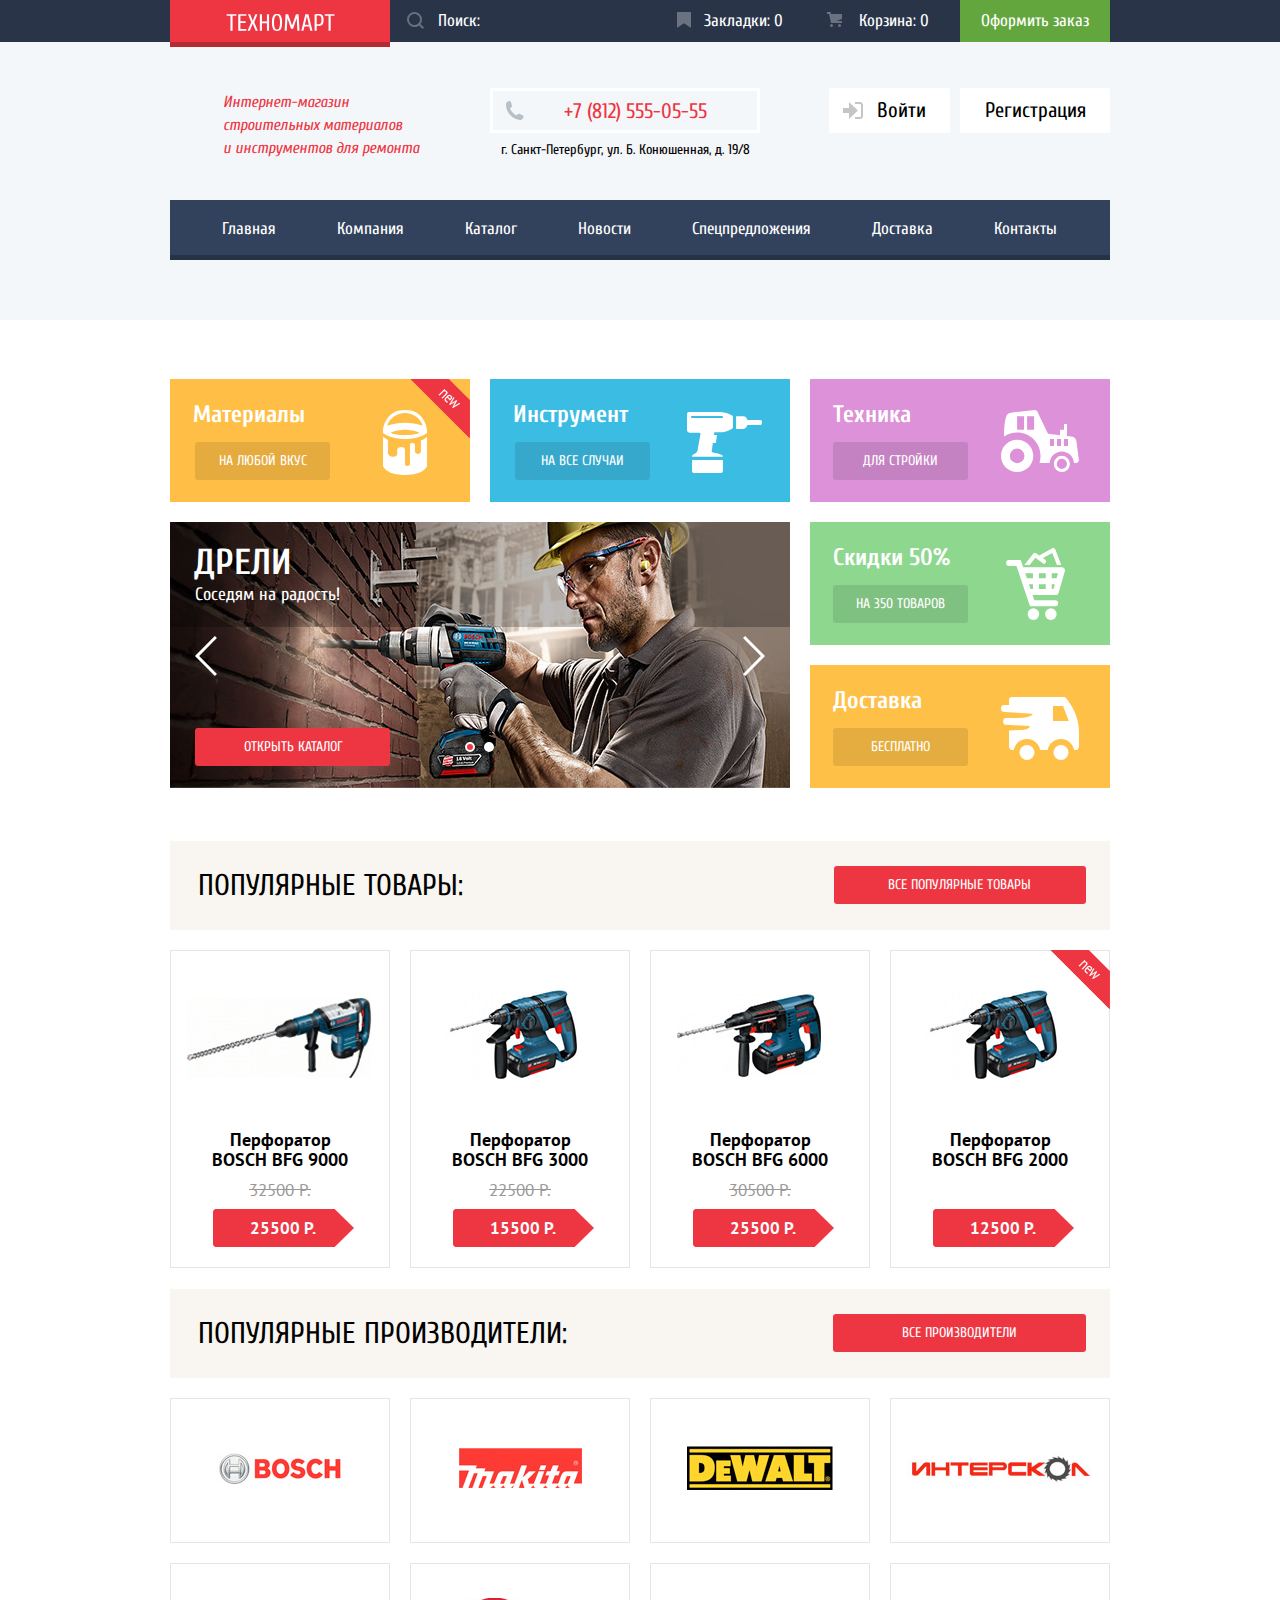
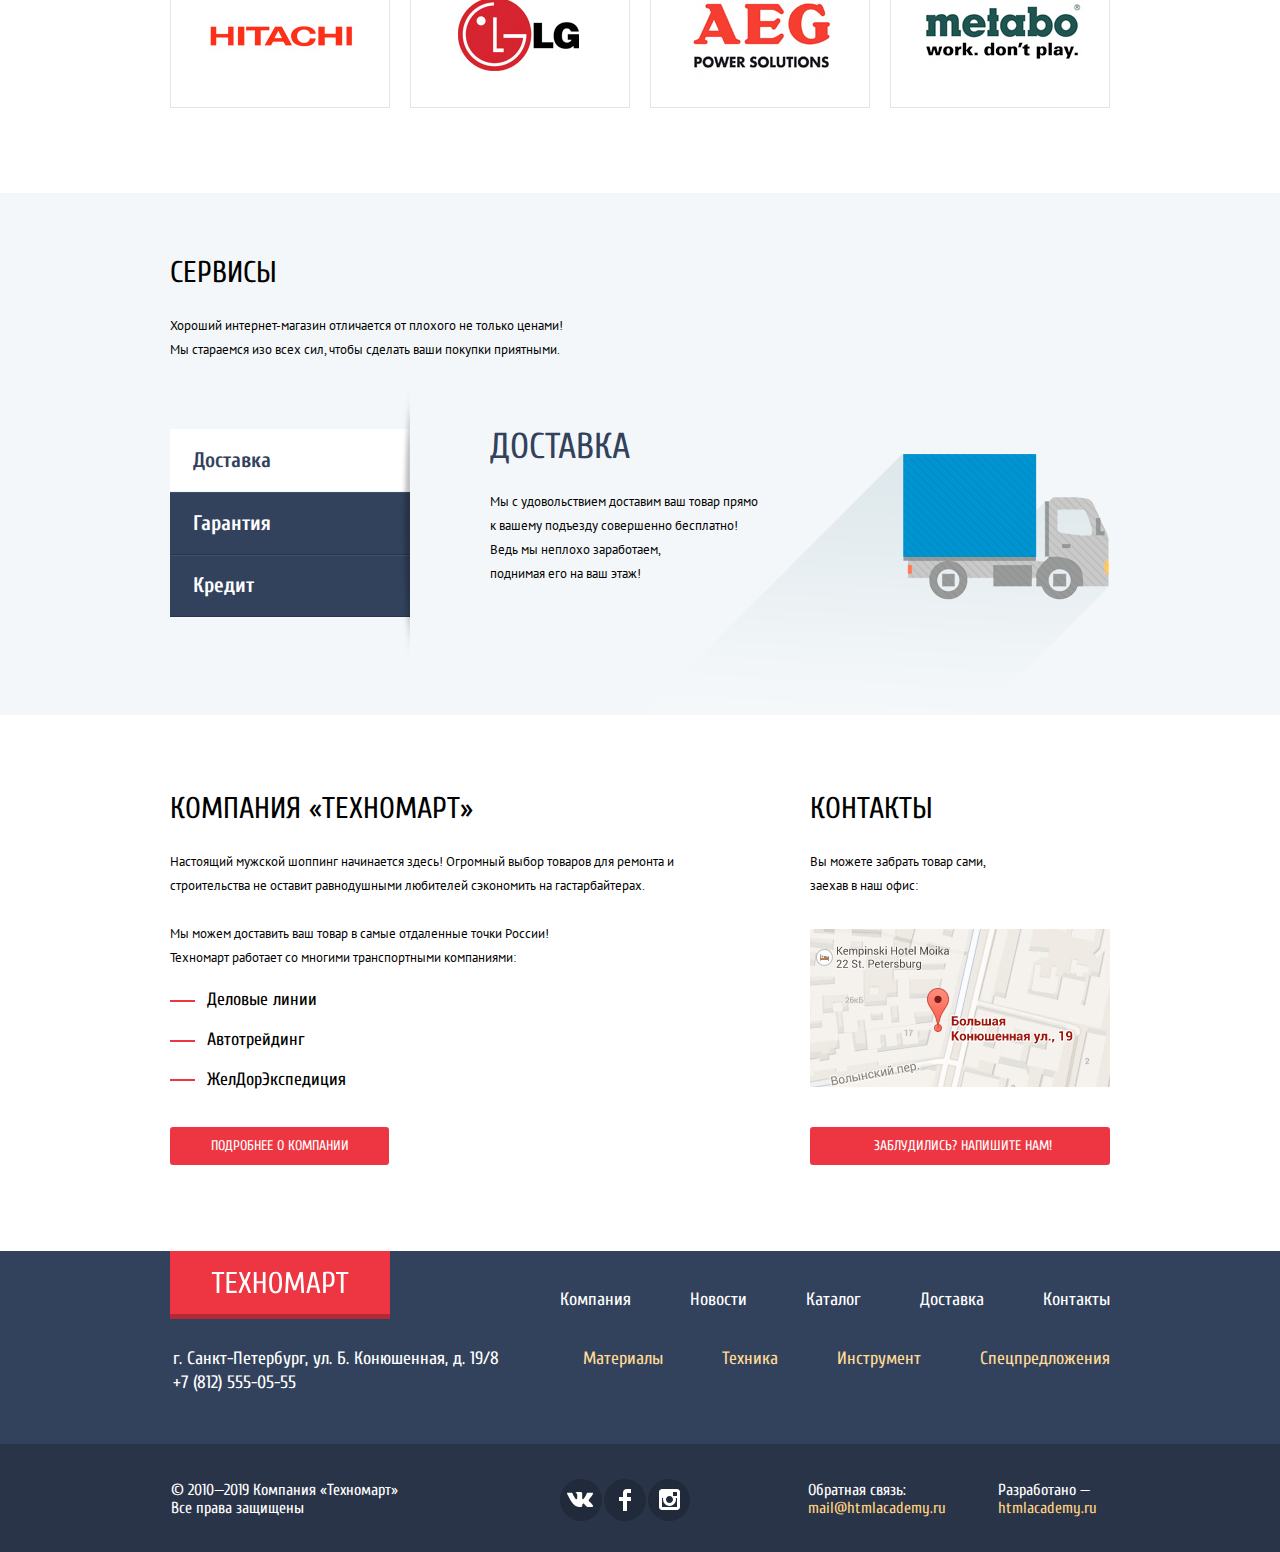
<file: index.html>
<!DOCTYPE html>
<html lang="ru">
<head>
  <meta charset="utf-8">
  <title>HTML Academy: Техномарт</title>
  <link href="https://fonts.googleapis.com/css?family=Cuprum:400,400i,700&display=swap&subset=cyrillic" rel="stylesheet">
  <link href="https://fonts.googleapis.com/css?family=PT+Sans:400,700&display=swap&subset=cyrillic,cyrillic-ext" rel="stylesheet">
  <link href="css/normalize-min.css" rel="stylesheet">
  <link href="css/style-min.css" rel="stylesheet">
</head>
<body>
  <header class="main-header">
    <div class="main-header-top">
      <div class="container">
        <a class="main-header-logo">
          <svg xmlns="http://www.w3.org/2000/svg" width="109" height="19" viewBox="0 0 138 23">
            <path fill="#FFF" fill-rule="evenodd" d="M132.538 3.057v18.9h-2.7v-18.9h-4.8v-2.1h12.3v2.1h-4.8zm-10.395 11.115c-.47.59-1.06 1.01-1.77 1.26s-1.555.375-2.535.375c-.46 0-.98-.03-1.56-.09-.58-.06-1.06-.13-1.44-.21v6.45h-2.7v-20.7c.76-.22 1.525-.375 2.295-.465.77-.09 1.605-.135 2.505-.135 1.2 0 2.22.125 3.06.375.84.25 1.52.665 2.04 1.245.52.58.9 1.35 1.14 2.31.24.96.36 2.15.36 3.57 0 1.46-.115 2.68-.345 3.66-.23.98-.58 1.765-1.05 2.355zm-1.53-8.715c-.15-.72-.385-1.29-.705-1.71a2.55 2.55 0 0 0-1.215-.885c-.49-.17-1.075-.255-1.755-.255h-2.1v11.1h2.1c.68 0 1.265-.085 1.755-.255a2.55 2.55 0 0 0 1.215-.885c.32-.42.555-.99.705-1.71.15-.72.225-1.62.225-2.7s-.075-1.98-.225-2.7zm-15.225 11.1h-6l-1.35 5.4h-2.7l5.1-21h3.9l5.1 21h-2.7l-1.35-5.4zm-2.94-12.6h-.12l-2.49 10.5h5.1l-2.49-10.5zm-12.96 2.4h-.149l-4.351 12.9h-2.699l-4.351-12.9h-.15l-.9 15.6h-2.7l1.2-21h3.3l4.89 14.4h.12l4.89-14.4h3.301l1.199 21h-2.7l-.9-15.6zm-20.16 13.65c-.56.82-1.235 1.4-2.024 1.74-.791.34-1.696.51-2.716.51-1.019 0-1.925-.17-2.715-.51-.79-.34-1.465-.92-2.025-1.74-.56-.82-.985-1.925-1.275-3.315-.29-1.39-.435-3.135-.435-5.235 0-2.1.145-3.845.435-5.235.29-1.39.715-2.495 1.275-3.315.56-.82 1.235-1.4 2.025-1.74.79-.34 1.696-.51 2.715-.51 1.02 0 1.925.17 2.716.51.789.34 1.464.92 2.024 1.74s.985 1.925 1.275 3.315c.29 1.39.436 3.135.436 5.235 0 2.1-.146 3.845-.436 5.235-.29 1.39-.715 2.495-1.275 3.315zm-1.304-12.99c-.211-1.16-.486-2.08-.826-2.76-.34-.68-.74-1.15-1.2-1.41-.46-.26-.93-.39-1.41-.39-.479 0-.95.13-1.409.39-.461.26-.861.73-1.201 1.41-.34.68-.614 1.6-.825 2.76-.21 1.16-.314 2.64-.314 4.44 0 1.8.104 3.28.314 4.44.211 1.16.485 2.08.825 2.76.34.68.74 1.15 1.201 1.41.459.26.93.39 1.409.39.48 0 .95-.13 1.41-.39.46-.26.86-.73 1.2-1.41.34-.68.615-1.6.826-2.76.21-1.16.314-2.64.314-4.44 0-1.8-.104-3.28-.314-4.44zm-16.185 5.34h-6.301v9.6h-2.699v-21h2.699v9.3h6.301v-9.3h2.699v21h-2.699v-9.6zm-14.25 9.6l-3.75-9-3.75 9h-2.7l4.5-10.8-4.05-10.2h2.7l3.3 8.4 3.3-8.4h2.7l-4.05 10.2 4.5 10.8h-2.7zm-22.05-21h10.2v2.1h-7.5v6.9h6.6v2.1h-6.6v7.8h7.5v2.1h-10.2v-21zm-7.2 21h-2.7v-18.9h-4.8v-2.1h12.3v2.1h-4.8v18.9z" />
          </svg>
        </a>
        <form class="search" action="https://echo.htmlacademy.ru" method="GET">
          <input type="search" name="search" placeholder="Поиск:">
          <svg class="icon-search" xmlns="http://www.w3.org/2000/svg" width="17" height="17" viewBox="0 0 17 17">
            <path fill="#231F20" d="M17 15.586l-3.542-3.542A7.465 7.465 0 0 0 15 7.5 7.5 7.5 0 1 0 7.5 15c1.71 0 3.282-.579 4.544-1.542L15.586 17 17 15.586zM2 7.5C2 4.467 4.467 2 7.5 2 10.532 2 13 4.467 13 7.5c0 3.032-2.468 5.5-5.5 5.5A5.506 5.506 0 0 1 2 7.5z" />
          </svg>
        </form>
        <a class="header-btn header-bookmarks" href="#">
          <svg class="header-icon icon-bookmarks" xmlns="http://www.w3.org/2000/svg" width="14" height="16" viewBox="0 0 14 16">
            <path fill="#E72C2D" d="M14 15c0 .55-.368.741-.818.426l-5.363-3.765c-.45-.315-1.187-.315-1.637 0L.818 15.426C.368 15.741 0 15.55 0 15V1c0-.55.45-1 1-1h12c.55 0 1 .45 1 1v14z" />
          </svg>
          Закладки:
          <span> 0</span>
        </a>
        <a class="header-btn header-truck" href="#">
          <svg class="header-icon icon-truck" xmlns="http://www.w3.org/2000/svg" width="15" height="15" viewBox="0 0 15 15">
            <circle cx="4.5" cy="13.5" r="1.5" />
            <circle cx="12.5" cy="13.5" r="1.5" />
            <path d="M15 2H4.07l-.422-2H0v2h2.031l1.985 9H15V9H9.441L15 6.951z" />
          </svg>
          Корзина:
          <span class="in-truck"> 0</span>
        </a>
        <a class="btn-checkout" href="#">Оформить заказ</a>
      </div>
    </div>
    <div class="container container-header">
      <h1>Интернет-магазин
        строительных материалов
        и&nbsp;инструментов для ремонта</h1>
      <div class="header-info">
        <a class="main-header-phone" href="tel:+78125550555">+7 (812) 555-05-55</a>
        <address class="header-address">г. Санкт-Петербург, ул. Б. Конюшенная, д. 19/8</address>
      </div>
      <ul class="user-navigation">
        <li>
          <a class="user login" href="#">
            <svg class="icon-user" xmlns="http://www.w3.org/2000/svg" width="20" height="17" viewBox="0 0 20 17">
              <path fill="#32425C" d="M14.875 8.5L6 0v6H0v5h6v6z" />
              <path fill="#32425C" d="M16.986 15.01h-5.027V17h5.027c2.178 0 3.004-1.81 3.029-3.026V3.028C19.99 1.811 19.164 0 16.986 0h-5.027v1.99h5.027c.839 0 .992.681 1.01 1.057v10.904c-.017.376-.171 1.059-1.01 1.059z" />
            </svg>
            Войти</a>
        </li>
        <li>
          <a class="user registration" href="#">Регистрация</a>
        </li>
      </ul>
      <nav class="main-navigation">
        <ul class="site-navigation">
          <li><a href="index.html">Главная</a></li>
          <li><a href="#">Компания</a></li>
          <li><a href="catalog.html">Каталог</a></li>
          <li><a href="#">Новости</a></li>
          <li><a href="#">Спецпредложения</a></li>
          <li><a href="#">Доставка</a></li>
          <li><a href="#">Контакты</a></li>
        </ul>
      </nav>
    </div>
  </header>
  <main>
    <ul class="container container-promo">
      <li class="promo promo-materials">
        <div class="promo-flag new">Новинка</div>
        <span>Материалы</span>
        <a class="btn btn-promo" href="#">На любой вкус</a>
      </li>
      <li class="promo promo-tools">
        <span>Инструмент</span>
        <a class="btn btn-promo" href="#">На все случаи</a>
      </li>
      <li class="promo promo-mechanism">
        <span>Техника</span>
        <a class="btn btn-promo" href="#">Для стройки</a>
      </li>
      <li class="slider">
        <input class="slider-radio-btn-1" type="radio" id="btn-1" name="toggle" checked>
        <input class="slider-radio-btn-2" type="radio" id="btn-2" name="toggle">
        <label class="slider-arrows-left" for="btn-1"></label>
        <label class="slider-arrows-right" for="btn-2"></label>
        <div class="slider-controls">
          <label for="btn-1"></label>
          <label for="btn-2"></label>
        </div>
        <div class="slider-inner">
          <div class="slider-slides">
            <div class="slide drill">
              <span>Дрели</span>
              <p>Соседям на радость!</p>
              <a class="btn basic-btn btn-catalog" href="catalog.html">Открыть каталог</a>
            </div>
            <div class="slide hammer-drill">
              <span>Перфораторы</span>
              <p>Настоящие мужские игрушки</p>
              <a class="btn basic-btn btn-catalog" href="catalog.html">Открыть каталог</a>
            </div>
          </div>
        </div>
      </li>
      <li>
        <div class="promo promo-sale">
          <span>Скидки 50%</span>
          <a class="btn btn-promo" href="#">На 350 товаров</a>
        </div>
        <div class="promo promo-delivery">
          <span>Доставка</span>
          <a class="btn btn-promo" href="#">Бесплатно</a>
        </div>
      </li>
    </ul>
    <section class="container">
      <div class="container popular">
        <h2>Популярные товары:</h2>
        <a class="btn basic-btn btn-popular-goods" href="#">Все популярные товары</a>
      </div>
      <ul class="goods popular-goods">
        <li class="goods-item"  tabindex="0">
          <h3>Перфоратор BOSCH BFG 9000</h3>
          <img class="goods-photo" src="img/hammer-drill-third.jpg" width="218" height="170" alt="Перфоратор BOSCH BFG 9000">
          <div class="goods-btn visually-hidden">
            <a class="btn btn-buy" href="#">
              <svg class="icon-truck buy-icon-truck" xmlns="http://www.w3.org/2000/svg" width="15" height="15" viewBox="0 0 15 15">
                <circle cx="4.5" cy="13.5" r="1.5" />
                <circle cx="12.5" cy="13.5" r="1.5" />
                <path d="M15 2H4.07l-.422-2H0v2h2.031l1.985 9H15V9H9.441L15 6.951z" />
              </svg>
              Купить
            </a>
            <a class="btn btn-bookmarks" href="#">В закладки</a>
          </div>
          <span>32500 р.</span>
          <a class="btn-price" href="#">25500 р.</a>
        </li>
        <li class="goods-item"  tabindex="0">
          <h3>Перфоратор BOSCH BFG 3000</h3>
          <img class="goods-photo" src="img/hammer-drill-first.jpg" width="218" height="170" alt="Перфоратор BOSCH BFG 3000">
          <div class="goods-btn visually-hidden">
            <a class="btn btn-buy" href="#">
              <svg class="icon-truck buy-icon-truck" xmlns="http://www.w3.org/2000/svg" width="15" height="15" viewBox="0 0 15 15">
                <circle cx="4.5" cy="13.5" r="1.5" />
                <circle cx="12.5" cy="13.5" r="1.5" />
                <path d="M15 2H4.07l-.422-2H0v2h2.031l1.985 9H15V9H9.441L15 6.951z" />
              </svg>
              Купить
            </a>
            <a class="btn btn-bookmarks" href="#">В закладки</a>
          </div>
          <span>22500 р.</span>
          <a class="btn-price" href="#">15500 р.</a>
        </li>
        <li class="goods-item"  tabindex="0">
          <h3>Перфоратор BOSCH BFG 6000</h3>
          <img class="goods-photo" src="img/hammer-drill-second.jpg" width="218" height="170" alt="Перфоратор BOSCH BFG 6000">
          <div class="goods-btn visually-hidden">
            <a class="btn btn-buy" href="#">
              <svg class="icon-truck buy-icon-truck" xmlns="http://www.w3.org/2000/svg" width="15" height="15" viewBox="0 0 15 15">
                <circle cx="4.5" cy="13.5" r="1.5" />
                <circle cx="12.5" cy="13.5" r="1.5" />
                <path d="M15 2H4.07l-.422-2H0v2h2.031l1.985 9H15V9H9.441L15 6.951z" />
              </svg>
              Купить
            </a>
            <a class="btn btn-bookmarks" href="#">В закладки</a>
          </div>
          <span>30500 р.</span>
          <a class="btn-price" href="#">25500 р.</a>
        </li>
        <li class="goods-item"  tabindex="0">
          <h3>Перфоратор BOSCH BFG 2000</h3>
          <div class="new flag">Новинка</div>
          <img class="goods-photo" src="img/hammer-drill-first.jpg" width="218" height="170" alt="Перфоратор BOSCH BFG 2000">
          <div class="goods-btn visually-hidden">
            <a class="btn btn-buy" href="#">
              <svg class="icon-truck buy-icon-truck" xmlns="http://www.w3.org/2000/svg" width="15" height="15" viewBox="0 0 15 15">
                <circle cx="4.5" cy="13.5" r="1.5" />
                <circle cx="12.5" cy="13.5" r="1.5" />
                <path d="M15 2H4.07l-.422-2H0v2h2.031l1.985 9H15V9H9.441L15 6.951z" />
              </svg>
              Купить
            </a>
            <a class="btn btn-bookmarks" href="#">В закладки</a>
          </div>
          <a class="btn-price" href="#">12500 р.</a>
        </li>
      </ul>
    </section>
    <section class="container">
      <div class="container popular">
        <h2>Популярные производители:</h2>
        <a class="btn basic-btn btn-popular-brands" href="#">Все производители</a>
      </div>
      <ul class="brands">
        <li class="brand">
          <a class="bosch-img" href="#"><img src="img/bosch.jpg" width="126" height="37" alt="Bosch"></a>
        </li>
        <li class="brand">
          <a class="makita-img" href="#"><img src="img/makita.jpg" width="123" height="40" alt="Makita"></a>
        </li>
        <li class="brand">
          <a class="de-walt-img" href="#"><img src="img/de-walt.jpg" width="146" height="44" alt="Dewalt"></a>
        </li>
        <li class="brand">
          <a class="interskol-img" href="#"><img src="img/interskol.jpg" width="200" height="88" alt="Интерскол"></a>
        </li>
        <li class="brand">
          <a class="hitachi-img" href="#"><img src="img/hitachi.jpg" width="169" height="31" alt="Hitachi"></a>
        </li>
        <li class="brand">
          <a class="lg-img" href="#"><img src="img/lg.jpg" width="121" height="73" alt="LG Electronics"></a>
        </li>
        <li class="brand">
          <a class="aeg-img" href="#"><img src="img/aeg.jpg" width="151" height="96" alt="AEG"></a>
        </li>
        <li class="brand">
          <a class="metabo-img" href="#"><img src="img/metabo.jpg" width="204" height="69" alt="Metabo"></a>
        </li>
      </ul>
    </section>
    <div class="back-services">
      <section class="services container">
        <h2>Сервисы</h2>
        <p class="services-info">Хороший интернет-магазин отличается от плохого не только ценами! Мы стараемся изо всех сил, чтобы сделать ваши покупки приятными.</p>
        <div class="services-slider">
          <input class="visually-hidden slider-switch-radio-delivery" type="radio" id="services-delivery" name="switch" checked>
          <input class="visually-hidden slider-switch-radio-guarantees" type="radio" id="services-guarantees" name="switch">
          <input class="visually-hidden slider-switch-radio-credit" type="radio" id="services-credit" name="switch">
          <ul class="switches services-slider-switches">
            <li>
              <label class="slider-switch slider-switch-delivery" for="services-delivery" tabindex="0">Доставка</label>
            </li>
            <li>
              <label class="slider-switch slider-switch-guarantees" for="services-guarantees" tabindex="0">Гарантия</label>
            </li>
            <li>
              <label class="slider-switch slider-switch-credit" for="services-credit" tabindex="0">Кредит</label>
            </li>
          </ul>
          <ul class="slider-list">
            <li class="services-delivery">
              <h3>Доставка</h3>
              <p>Мы с удовольствием доставим ваш товар прямо к вашему подъезду совершенно бесплатно!</p>
              <p>Ведь мы неплохо заработаем, поднимая его на ваш этаж!</p>
            </li>
            <li class="services-guarantees">
              <h3>Гарантия</h3>
              <p>Если купленный у нас товар поломается или заискрит, <br>
               а также в случае пожара, спровоцированного его возгоранием, вы всегда можете быть уверены в нашей гарантии. Мы обменяем сгоревший товар на новый. <br>
              Дом уж восстановите как-нибудь сами.
            </li>
            <li class="services-credit">
              <h3>Кредит</h3>
              <p>Залезть в долговую яму стало проще!</p>
              <p>Кредитные консультанты придут вам на помощь.</p>
              <button class="btn basic-btn" type="button">Отправить заявку</button>
            </li>
          </ul>
        </div>
      </section>
    </div>
    <div class="container about-and-contacts">
      <section class="about">
        <h2>Компания &laquo;Техномарт&raquo;</h2>
        <p>Настоящий мужской шоппинг начинается здесь! Огромный выбор товаров для ремонта и строительства не оставит равнодушными любителей сэкономить на гастарбайтерах.</p>
        <p>Мы можем доставить ваш товар в самые отдаленные точки России! Техномарт работает со многими транспортными компаниями:</p>
        <ul class="delivery">
          <li>Деловые линии</li>
          <li>Автотрейдинг</li>
          <li>ЖелДорЭкспедиция</li>
        </ul>
        <a class="btn basic-btn btn-about" href="#">Подробнее о компании</a>
      </section>
      <section class="contacts">
        <h2>Контакты</h2>
        <p>Вы можете забрать товар сами, заехав в наш офис:</p>
        <a class="map" href="https://goo.gl/maps/PLRDnYBMuYtWHmQm7" target="_blank">
          <img src="img/map.jpg" width="300" height="158" alt="Адрес офиса: Санкт-Петербург, ул. Б. Конюшенная, д.19/8">
        </a>
        <a class="btn basic-btn btn-contacts" href="#">Заблудились? Напишите нам!</a>
      </section>
    </div>
  </main>
  <footer>
    <div class="footer-top">
      <div class="container">
        <div class="footer-left">
          <a class="footer-logo basic-btn"><img src="img/logo.svg" width="138" height="23" alt="Логотип магазина «Техномарт»"></a>
          <address class="footer-address">г. Санкт-Петербург, ул. Б. Конюшенная, д. 19/8</address>
          <a class="footer-address" href="tel:+78125550555">+7 (812) 555-05-55</a>
        </div>
        <div class="footer-right">
          <div class="footer-site-navigation footer-up">
            <a class="first-line" href="#">Компания</a>
            <a class="first-line" href="#">Новости</a>
            <a class="first-line" href="catalog.html">Каталог</a>
            <a class="first-line" href="#">Доставка</a>
            <a class="first-line" href="#">Контакты</a>
          </div>
          <div class="footer-site-navigation footer-down">
            <a class="second-line" href="#">Материалы</a>
            <a class="second-line" href="#">Техника</a>
            <a class="second-line" href="#">Инструмент</a>
            <a class="second-line" href="#">Спецпредложения</a>
          </div>
        </div>
      </div>
    </div>
    <div class="footer-bottom">
      <div class="container">
        <p>&copy; 2010—2019 Компания &laquo;Техномарт&raquo; Все права защищены</p>
        <ul class="socials">
          <li><a class="socials-vk" href="#"><span class="visually-hidden">Вконтакте</span></a></li>
          <li><a class="socials-fb" href="#"><span class="visually-hidden">Facebook</span></a></li>
          <li><a class="socials-inst" href="#"><span class="visually-hidden">Instagram</span></a></li>
        </ul>
        <ul class="developers">
          <li>Обратная связь:
            <a href="mailto:mail@htmlacademy.ru">mail@htmlacademy.ru</a></li>
          <li>Разработано —
            <a href="https://htmlacademy.ru/intensive/htmlcss">htmlacademy.ru</a></li>
        </ul>
      </div>
    </div>
  </footer>
  <section class="modal-map modal">
    <h2 class="visually-hidden">Наше расположение на карте</h2>
    <iframe src="https://www.google.com/maps/embed?pb=!1m18!1m12!1m3!1d1998.5989424123577!2d30.3208946155902!3d59.93879686904851!2m3!1f0!2f0!3f0!3m2!1i1024!2i768!4f13.1!3m3!1m2!1s0x4696310fca5ba729%3A0xea9c53d4493c879f!2z0JHQvtC70YzRiNCw0Y8g0JrQvtC90Y7RiNC10L3QvdCw0Y8g0YPQuy4sIDE5LCDQodCw0L3QutGCLdCf0LXRgtC10YDQsdGD0YDQsywgMTkxMTg2!5e0!3m2!1sru!2sru!4v1583045423273!5m2!1sru!2sru" width="940" height="446" style="border:0;" allowfullscreen=""></iframe>
    <button class="modal-close" aria-label="Закрыть карту"></button>
  </section>
  <div class="modal item-in-basket">
    <button class="modal-close" aria-label="Закрыть сообщение"></button>
    <p>Товар добавлен в корзину!</p>
    <div class="modal-back-btn">
      <a class="btn basic-btn modal-btn-chekout" href="#">Оформить заказ</a>
      <button class="modal-btn-continue-shopping" type="button">Продолжить покупки</button>
    </div>
  </div>
  <section class="write-us modal">
    <h2 class="visually-hidden">Напишите нам</h2>
    <button class="modal-close" aria-label="Закрыть сообщение"></button>
    <form class="form" action="https://echo.htmlacademy.ru" method="POST" name="write-us">
      <div class="container-write-us">
        <p class="write-us-name">
          <label for="name">Ваше имя:</label>
          <input type="text" name="login" id="name" placeholder="Имя Фамилия">
        </p>
        <p class="write-us-email">
          <label for="email">Ваш e-mail:</label>
          <input type="email" name="email" id="email" placeholder="email@example.com">
        </p>
        <p class="write-us-letter">
          <label for="letter">Текст письма:</label>
          <textarea name="letter" id="letter" placeholder="В свободной форме"></textarea>
        </p>
      </div>
      <div class="modal-back-btn">
        <button class="btn basic-btn btn-send" type="submit">Отправить</button>
      </div>
    </form>
  </section>
  <script src="js/popup-min.js"></script>
</body>
</html>
</file>
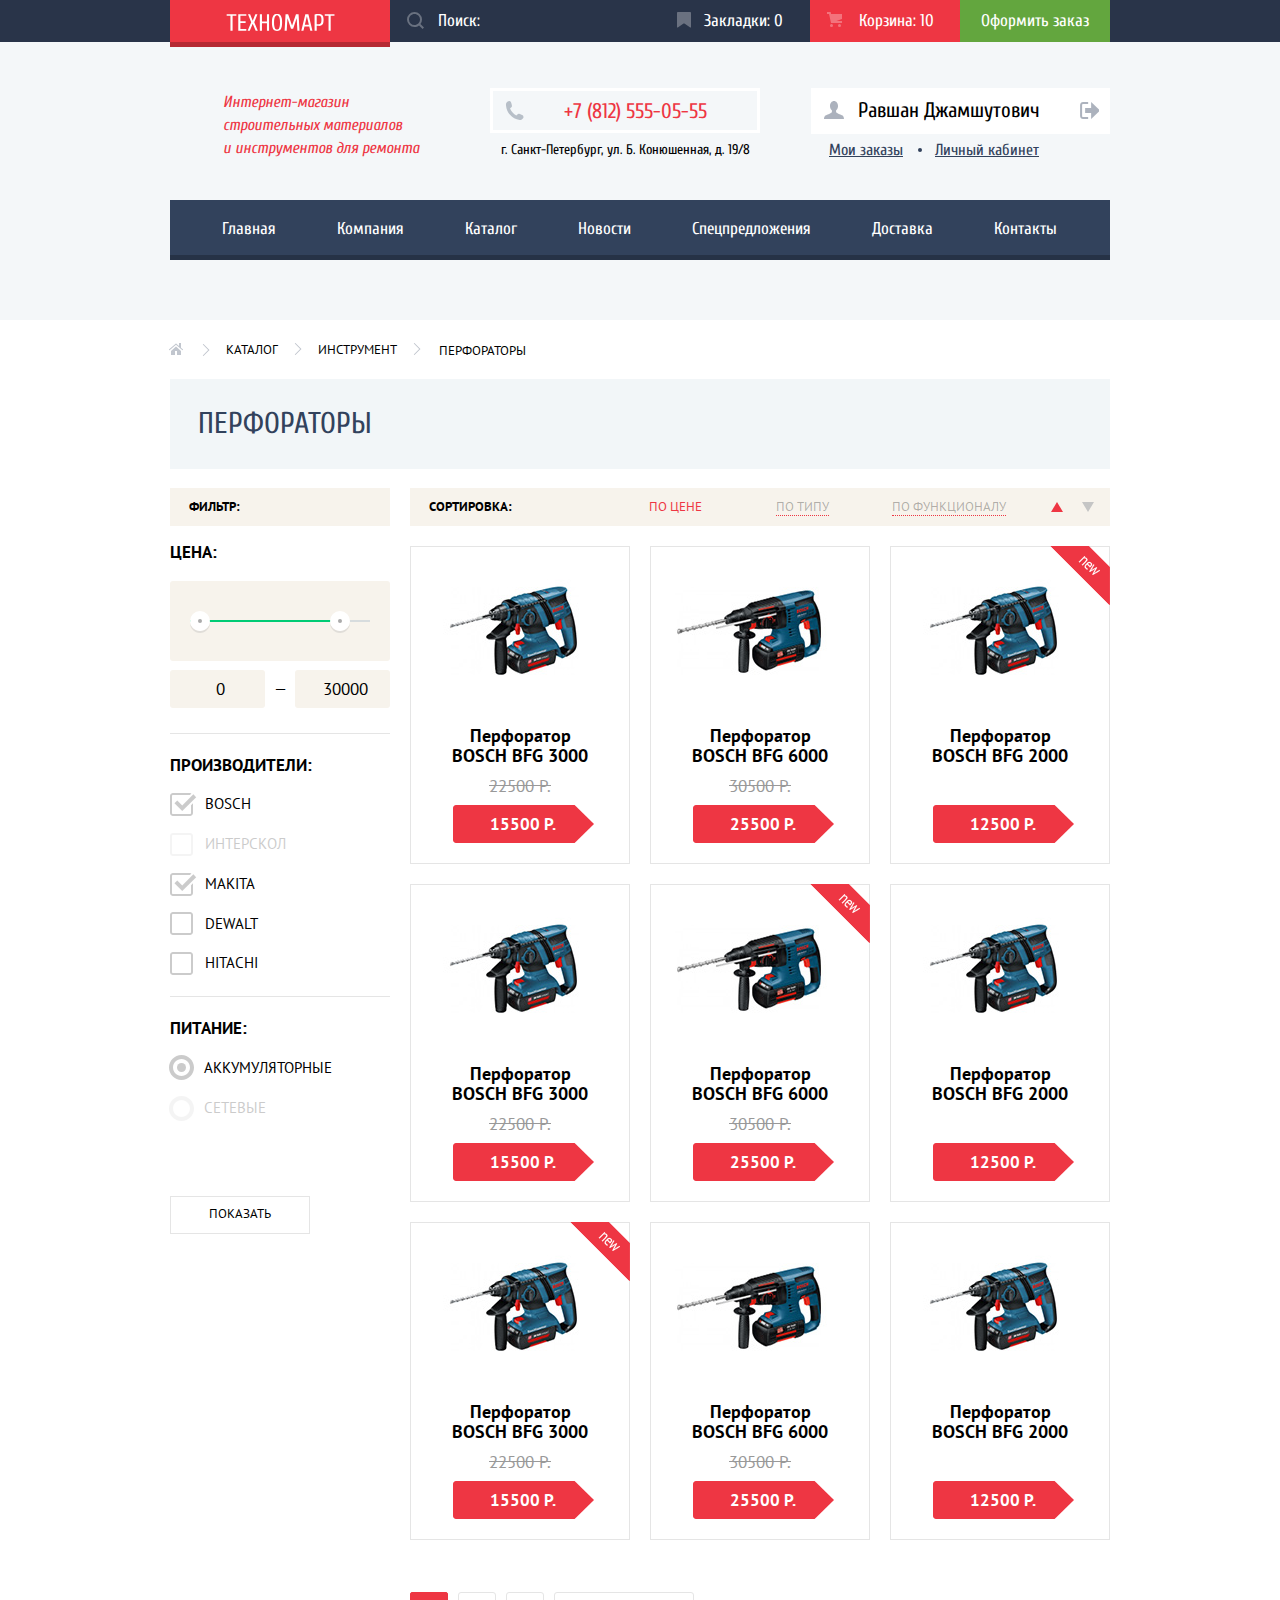
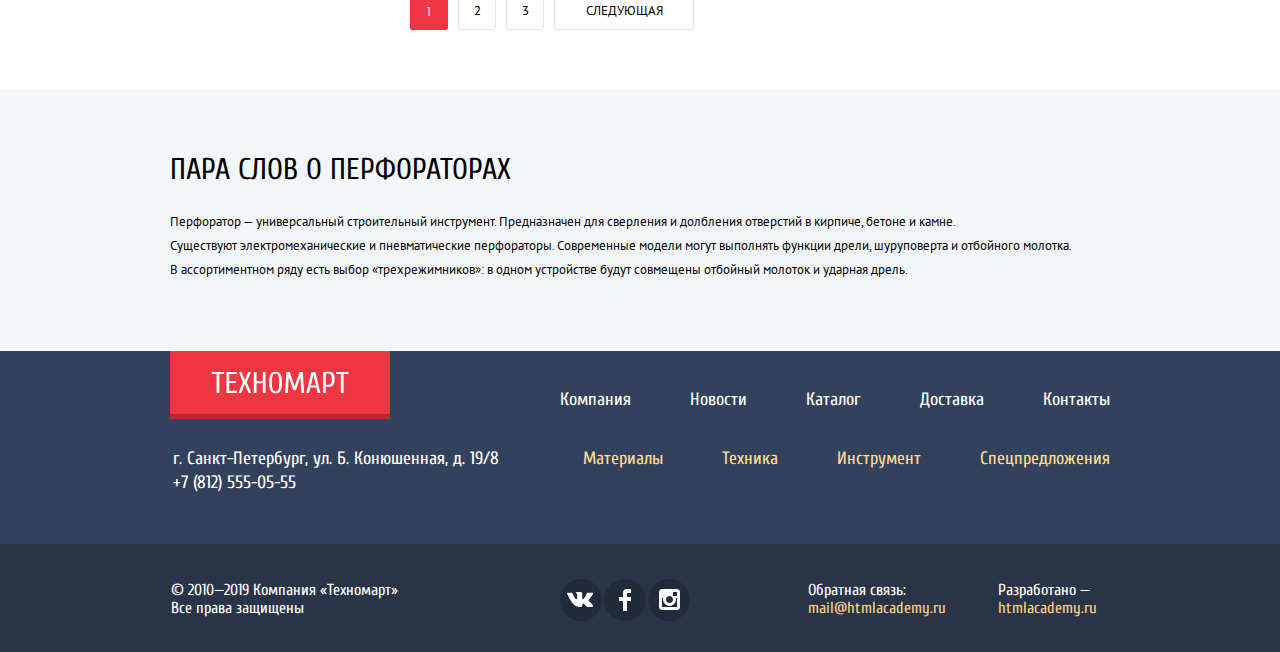
<file: catalog.html>
<!DOCTYPE html>
<html lang="ru">
<head>
  <meta charset="utf-8">
  <title>HTML Academy: Каталог магазина «Техномарт»</title>
  <link href="https://fonts.googleapis.com/css?family=Cuprum:400,400i,700&display=swap&subset=cyrillic" rel="stylesheet">
  <link href="https://fonts.googleapis.com/css?family=PT+Sans:400,700&display=swap&subset=cyrillic,cyrillic-ext" rel="stylesheet">
  <link href="css/normalize-min.css" rel="stylesheet">
  <link href="css/style-min.css" rel="stylesheet">
</head>
<body>
  <header class="main-header">
    <div class="main-header-top">
      <div class="container">
        <a class="main-header-logo basic-btn" href="index.html">
          <svg xmlns="http://www.w3.org/2000/svg" width="109" height="19" viewBox="0 0 138 23">
            <path fill="#FFF" fill-rule="evenodd" d="M132.538 3.057v18.9h-2.7v-18.9h-4.8v-2.1h12.3v2.1h-4.8zm-10.395 11.115c-.47.59-1.06 1.01-1.77 1.26s-1.555.375-2.535.375c-.46 0-.98-.03-1.56-.09-.58-.06-1.06-.13-1.44-.21v6.45h-2.7v-20.7c.76-.22 1.525-.375 2.295-.465.77-.09 1.605-.135 2.505-.135 1.2 0 2.22.125 3.06.375.84.25 1.52.665 2.04 1.245.52.58.9 1.35 1.14 2.31.24.96.36 2.15.36 3.57 0 1.46-.115 2.68-.345 3.66-.23.98-.58 1.765-1.05 2.355zm-1.53-8.715c-.15-.72-.385-1.29-.705-1.71a2.55 2.55 0 0 0-1.215-.885c-.49-.17-1.075-.255-1.755-.255h-2.1v11.1h2.1c.68 0 1.265-.085 1.755-.255a2.55 2.55 0 0 0 1.215-.885c.32-.42.555-.99.705-1.71.15-.72.225-1.62.225-2.7s-.075-1.98-.225-2.7zm-15.225 11.1h-6l-1.35 5.4h-2.7l5.1-21h3.9l5.1 21h-2.7l-1.35-5.4zm-2.94-12.6h-.12l-2.49 10.5h5.1l-2.49-10.5zm-12.96 2.4h-.149l-4.351 12.9h-2.699l-4.351-12.9h-.15l-.9 15.6h-2.7l1.2-21h3.3l4.89 14.4h.12l4.89-14.4h3.301l1.199 21h-2.7l-.9-15.6zm-20.16 13.65c-.56.82-1.235 1.4-2.024 1.74-.791.34-1.696.51-2.716.51-1.019 0-1.925-.17-2.715-.51-.79-.34-1.465-.92-2.025-1.74-.56-.82-.985-1.925-1.275-3.315-.29-1.39-.435-3.135-.435-5.235 0-2.1.145-3.845.435-5.235.29-1.39.715-2.495 1.275-3.315.56-.82 1.235-1.4 2.025-1.74.79-.34 1.696-.51 2.715-.51 1.02 0 1.925.17 2.716.51.789.34 1.464.92 2.024 1.74s.985 1.925 1.275 3.315c.29 1.39.436 3.135.436 5.235 0 2.1-.146 3.845-.436 5.235-.29 1.39-.715 2.495-1.275 3.315zm-1.304-12.99c-.211-1.16-.486-2.08-.826-2.76-.34-.68-.74-1.15-1.2-1.41-.46-.26-.93-.39-1.41-.39-.479 0-.95.13-1.409.39-.461.26-.861.73-1.201 1.41-.34.68-.614 1.6-.825 2.76-.21 1.16-.314 2.64-.314 4.44 0 1.8.104 3.28.314 4.44.211 1.16.485 2.08.825 2.76.34.68.74 1.15 1.201 1.41.459.26.93.39 1.409.39.48 0 .95-.13 1.41-.39.46-.26.86-.73 1.2-1.41.34-.68.615-1.6.826-2.76.21-1.16.314-2.64.314-4.44 0-1.8-.104-3.28-.314-4.44zm-16.185 5.34h-6.301v9.6h-2.699v-21h2.699v9.3h6.301v-9.3h2.699v21h-2.699v-9.6zm-14.25 9.6l-3.75-9-3.75 9h-2.7l4.5-10.8-4.05-10.2h2.7l3.3 8.4 3.3-8.4h2.7l-4.05 10.2 4.5 10.8h-2.7zm-22.05-21h10.2v2.1h-7.5v6.9h6.6v2.1h-6.6v7.8h7.5v2.1h-10.2v-21zm-7.2 21h-2.7v-18.9h-4.8v-2.1h12.3v2.1h-4.8v18.9z" />
          </svg>
        </a>
        <form class="search" action="https://echo.htmlacademy.ru" method="GET">
          <input type="search" name="search" placeholder="Поиск:">
          <svg class="icon-search" xmlns="http://www.w3.org/2000/svg" width="17" height="17" viewBox="0 0 17 17">
            <path fill="#231F20" d="M17 15.586l-3.542-3.542A7.465 7.465 0 0 0 15 7.5 7.5 7.5 0 1 0 7.5 15c1.71 0 3.282-.579 4.544-1.542L15.586 17 17 15.586zM2 7.5C2 4.467 4.467 2 7.5 2 10.532 2 13 4.467 13 7.5c0 3.032-2.468 5.5-5.5 5.5A5.506 5.506 0 0 1 2 7.5z" />
          </svg>
        </form>
        <a class="header-btn  header-bookmarks" href="#">
          <svg class="header-icon icon-bookmark" xmlns="http://www.w3.org/2000/svg" width="14" height="16" viewBox="0 0 14 16">
            <path fill="#E72C2D" d="M14 15c0 .55-.368.741-.818.426l-5.363-3.765c-.45-.315-1.187-.315-1.637 0L.818 15.426C.368 15.741 0 15.55 0 15V1c0-.55.45-1 1-1h12c.55 0 1 .45 1 1v14z" />
          </svg>
          Закладки:
          <span> 0</span>
        </a>
        <a class="header-btn header-truck not-empty" href="#">
          <svg class="header-icon icon-truck" xmlns="http://www.w3.org/2000/svg" width="15" height="15" viewBox="0 0 15 15">
            <circle cx="4.5" cy="13.5" r="1.5" />
            <circle cx="12.5" cy="13.5" r="1.5" />
            <path d="M15 2H4.07l-.422-2H0v2h2.031l1.985 9H15V9H9.441L15 6.951z" />
          </svg>
          Корзина:
          <span> 10</span>
        </a>
        <a class="btn-checkout" href="#">Оформить заказ</a>
      </div>
    </div>
    <div class="container container-header">
      <h1>Интернет-магазин
          строительных материалов
          и&nbsp;инструментов для ремонта</h1>
      <div class="header-info">
        <a class="main-header-phone" href="tel:+78125550555">+7 (812) 555-05-55</a>
        <address class="header-address">г. Санкт-Петербург, ул. Б. Конюшенная, д. 19/8</address>
      </div>
      <div class="user-navigation">
        <ul class="user-entered">
          <li>
            <a class="user-name" href="#">Равшан Джамшутович</a>
          </li>
          <li>
            <a class="user-logout" href="#">
              <span class="visually-hidden">Выйти из аккаунта</span>
            </a>
          </li>
        </ul>
        <ul class="user-navigation-items">
          <li class="users-items"><a href="#">Мои заказы</a></li>
          <li class="users-items"><a href="#">Личный кабинет</a></li>
        </ul>
      </div>
      <nav class="main-navigation">
        <ul class="site-navigation">
          <li><a href="index.html">Главная</a></li>
          <li><a href="#">Компания</a></li>
          <li><a href="catalog.html">Каталог</a></li>
          <li><a href="#">Новости</a></li>
          <li><a href="#">Спецпредложения</a></li>
          <li><a href="#">Доставка</a></li>
          <li><a href="#">Контакты</a></li>
        </ul>
      </nav>
    </div>
  </header>
  <main>
    <div class="container">
      <h1 class="category">Перфораторы</h1>
      <ul class="breadcrumbs">
        <li class="breadcrumbs-item breadcrumbs-index">
          <a href="index.html" title="Главная">
            <svg xmlns="http://www.w3.org/2000/svg" width="15" height="12" viewBox="0 0 15 12">
              <g fill="#C1C6CE">
                <path d="M3 8v4h4V8h2v4h4V8L8 3.516z" />
                <path d="M14.831 6.365L13 4.751V0h-2v2.987L8.332.635c-.02-.017-.043-.023-.064-.037a.465.465 0 0 0-.08-.047.551.551 0 0 0-.095-.024C8.062.521 8.032.515 8 .515c-.031 0-.061.006-.092.012a.46.46 0 0 0-.095.025c-.028.011-.053.029-.08.046-.021.014-.045.02-.064.037l-6.498 5.73a.501.501 0 0 0 .33.875.497.497 0 0 0 .331-.125L8 1.677l6.169 5.438a.501.501 0 0 0 .662-.75z" />
              </g>
            </svg>
          </a>
        </li>
        <li class="breadcrumbs-item"><a href="catalog.html">Каталог</a></li>
        <li class="breadcrumbs-item"><a href="#">Инструмент</a></li>
        <li>Перфораторы</li>
      </ul>
      <div class="filter-form">
        <h2>Фильтр:</h2>
        <form class="filters" action="https://echo.htmlacademy.ru" method="GET">
          <fieldset class="filter">
            <legend class="filter-price">Цена:</legend>
            <div class="filter-range">
              <div class="range-controls">
                <div class="scale">
                  <div class="bar"></div>
                </div>
                <div class="range-toggle range-toggle-min"></div>
                <div class="range-toggle range-toggle-max"></div>
              </div>
              <div class="price-controls">
                <label class="min-price" aria-label="Минимальная цена">
                  <input type="number" name="min-price" value="0">
                </label>
                <label class="max-price" aria-label="Максимальная цена">
                  <input type="number" name="max-price" value="30000">
                </label>
              </div>
            </div>
          </fieldset>
          <fieldset class="filter filter-brands">
            <legend>Производители:</legend>
            <input class="visually-hidden filter-brands-checkbox" type="checkbox" name="Bosch" id="Bosch" checked>
            <label class="filter-label" for="Bosch">Bosch</label>
            <input class="visually-hidden filter-brands-checkbox" type="checkbox" name="Interskol" id="Interskol" disabled>
            <label class="filter-label" for="Interskol">Интерскол</label>
            <input class="visually-hidden filter-brands-checkbox" type="checkbox" name="Makita" id="Makita" checked>
            <label class="filter-label" for="Makita">Makita</label>
            <input class="visually-hidden filter-brands-checkbox" type="checkbox" name="Dewalt" id="Dewalt">
            <label class="filter-label" for="Dewalt">Dewalt</label>
            <input class="visually-hidden filter-brands-checkbox" type="checkbox" name="Hitachi" id="Hitachi">
            <label class="filter-label" for="Hitachi">Hitachi</label>
          </fieldset>
          <fieldset class="filter filter-current">
            <legend>Питание:</legend>
            <input class="current-radio-battery visually-hidden" type="radio" name="power" id="battery" checked>
            <label class="filter-label current-label-battery" for="battery">Аккумуляторные</label>
            <input class="current-radio-grid visually-hidden" type="radio" name="power" id="grid" disabled>
            <label class="filter-label current-label-grid" for="grid">Сетевые</label>
          </fieldset>
          <button class="filters-result" type="submit" name="result">Показать</button>
        </form>
      </div>
      <div class="catalog-column">
        <div class="sorting">
          <h2>Сортировка:</h2>
          <ul class="order">
            <li><a class="order-item active" href="#">По цене</a></li>
            <li><a class="order-item" href="#">По типу</a></li>
            <li><a class="order-item" href="#">По функционалу</a></li>
          </ul>
          <ul class="direction">
            <li class="direction-item"><a class="up up-active" href="#"><span class="visually-hidden">По возрастанию</span></a></li>
            <li class="direction-item"><a class="down" href="#"><span class="visually-hidden">По убыванию</span></a></li>
          </ul>
        </div>
        <section>
          <h2 class="visually-hidden">Список перфораторов</h2>
          <ul class="goods catalog-goods">
            <li class="goods-item" tabindex="0">
              <h3>Перфоратор BOSCH BFG 3000</h3>
              <img class="goods-photo" src="img/hammer-drill-first.jpg" width="218" height="170" alt="Перфоратор BOSCH BFG 3000">
              <div class="goods-btn visually-hidden">
                <a class="btn btn-buy" href="#">
                  <svg class="icon-truck buy-icon-truck" xmlns="http://www.w3.org/2000/svg" width="15" height="15" viewBox="0 0 15 15">
                    <circle cx="4.5" cy="13.5" r="1.5" />
                    <circle cx="12.5" cy="13.5" r="1.5" />
                    <path d="M15 2H4.07l-.422-2H0v2h2.031l1.985 9H15V9H9.441L15 6.951z" />
                  </svg>
                  Купить</a>
                <a class="btn btn-bookmarks" href="#">В закладки</a>
              </div>
              <span>22500 р.</span>
              <a class="btn-price" href="#">15500 р.</a>
            </li>
            <li class="goods-item" tabindex="0">
              <h3>Перфоратор BOSCH BFG 6000</h3>
              <img class="goods-photo" src="img/hammer-drill-second.jpg" width="218" height="170" alt="Перфоратор BOSCH BFG 6000">
              <div class="goods-btn visually-hidden">
                <a class="btn btn-buy" href="#">
                  <svg class="icon-truck buy-icon-truck" xmlns="http://www.w3.org/2000/svg" width="15" height="15" viewBox="0 0 15 15">
                    <circle cx="4.5" cy="13.5" r="1.5" />
                    <circle cx="12.5" cy="13.5" r="1.5" />
                    <path d="M15 2H4.07l-.422-2H0v2h2.031l1.985 9H15V9H9.441L15 6.951z" />
                  </svg>Купить</a>
                <a class="btn btn-bookmarks" href="#">В закладки</a>
              </div>
              <span>30500 р.</span>
              <a class="btn-price" href="#">25500 р.</a>
            </li>
            <li class="goods-item" tabindex="0">
              <h3>Перфоратор BOSCH BFG 2000</h3>
              <div class="new flag">Новинка</div>
              <img class="goods-photo" src="img/hammer-drill-first.jpg" width="218" height="170" alt="Перфоратор BOSCH BFG 2000">
              <div class="goods-btn visually-hidden">
                <a class="btn btn-buy" href="#">
                  <svg class="icon-truck buy-icon-truck" xmlns="http://www.w3.org/2000/svg" width="15" height="15" viewBox="0 0 15 15">
                    <circle cx="4.5" cy="13.5" r="1.5" />
                    <circle cx="12.5" cy="13.5" r="1.5" />
                    <path d="M15 2H4.07l-.422-2H0v2h2.031l1.985 9H15V9H9.441L15 6.951z" />
                  </svg>Купить</a>
                <a class="btn btn-bookmarks" href="#">В закладки</a>
              </div>
              <a class="btn-price" href="#">12500 р.</a>
            </li>
            <li class="goods-item" tabindex="0">
              <h3>Перфоратор BOSCH BFG 3000</h3>
              <img class="goods-photo" src="img/hammer-drill-first.jpg" width="218" height="170" alt="Перфоратор BOSCH BFG 3000">
              <div class="goods-btn visually-hidden">
                <a class="btn btn-buy" href="#">
                  <svg class="icon-truck buy-icon-truck" xmlns="http://www.w3.org/2000/svg" width="15" height="15" viewBox="0 0 15 15">
                    <circle cx="4.5" cy="13.5" r="1.5" />
                    <circle cx="12.5" cy="13.5" r="1.5" />
                    <path d="M15 2H4.07l-.422-2H0v2h2.031l1.985 9H15V9H9.441L15 6.951z" />
                  </svg>Купить</a>
                <a class="btn btn-bookmarks" href="#">В закладки</a>
              </div>
              <span>22500 р.</span>
              <a class="btn-price" href="#">15500 р.</a>
            </li>
            <li class="goods-item" tabindex="0">
              <h3>Перфоратор BOSCH BFG 6000</h3>
              <div class="new flag">Новинка</div>
              <img class="goods-photo" src="img/hammer-drill-second.jpg" width="218" height="170" alt="Перфоратор BOSCH BFG 6000">
              <div class="goods-btn visually-hidden">
                <a class="btn btn-buy" href="#">
                  <svg class="icon-truck buy-icon-truck" xmlns="http://www.w3.org/2000/svg" width="15" height="15" viewBox="0 0 15 15">
                    <circle cx="4.5" cy="13.5" r="1.5" />
                    <circle cx="12.5" cy="13.5" r="1.5" />
                    <path d="M15 2H4.07l-.422-2H0v2h2.031l1.985 9H15V9H9.441L15 6.951z" />
                  </svg>Купить</a>
                <a class="btn btn-bookmarks" href="#">В закладки</a>
              </div>
              <span>30500 р.</span>
              <a class="btn-price" href="#">25500 р.</a>
            </li>
            <li class="goods-item" tabindex="0">
              <h3>Перфоратор BOSCH BFG 2000</h3>
              <img class="goods-photo" src="img/hammer-drill-first.jpg" width="218" height="170" alt="Перфоратор BOSCH BFG 2000">
              <div class="goods-btn visually-hidden">
                <a class="btn btn-buy" href="#">
                  <svg class="icon-truck buy-icon-truck" xmlns="http://www.w3.org/2000/svg" width="15" height="15" viewBox="0 0 15 15">
                    <circle cx="4.5" cy="13.5" r="1.5" />
                    <circle cx="12.5" cy="13.5" r="1.5" />
                    <path d="M15 2H4.07l-.422-2H0v2h2.031l1.985 9H15V9H9.441L15 6.951z" />
                  </svg>Купить</a>
                <a class="btn btn-bookmarks" href="#">В закладки</a>
              </div>
              <a class="btn-price" href="#">12500 р.</a>
            </li>
            <li class="goods-item" tabindex="0">
              <h3>Перфоратор BOSCH BFG 3000</h3>
              <div class="new flag">Новинка</div>
              <img class="goods-photo" src="img/hammer-drill-first.jpg" width="218" height="170" alt="Перфоратор BOSCH BFG 3000">
              <div class="goods-btn visually-hidden">
                <a class="btn btn-buy" href="#">
                  <svg class="icon-truck buy-icon-truck" xmlns="http://www.w3.org/2000/svg" width="15" height="15" viewBox="0 0 15 15">
                    <circle cx="4.5" cy="13.5" r="1.5" />
                    <circle cx="12.5" cy="13.5" r="1.5" />
                    <path d="M15 2H4.07l-.422-2H0v2h2.031l1.985 9H15V9H9.441L15 6.951z" />
                  </svg>Купить</a>
                <a class="btn btn-bookmarks" href="#">В закладки</a>
              </div>
              <span>22500 р.</span>
              <a class="btn-price" href="#">15500 р.</a>
            </li>
            <li class="goods-item" tabindex="0">
              <h3>Перфоратор BOSCH BFG 6000</h3>
              <img class="goods-photo" src="img/hammer-drill-second.jpg" width="218" height="170" alt="Перфоратор BOSCH BFG 6000">
              <div class="goods-btn visually-hidden">
                <a class="btn btn-buy" href="#">
                  <svg class="icon-truck buy-icon-truck" xmlns="http://www.w3.org/2000/svg" width="15" height="15" viewBox="0 0 15 15">
                    <circle cx="4.5" cy="13.5" r="1.5" />
                    <circle cx="12.5" cy="13.5" r="1.5" />
                    <path d="M15 2H4.07l-.422-2H0v2h2.031l1.985 9H15V9H9.441L15 6.951z" />
                  </svg>Купить</a>
                <a class="btn btn-bookmarks" href="#">В закладки</a>
              </div>
              <span>30500 р.</span>
              <a class="btn-price" href="#">25500 р.</a>
            </li>
            <li class="goods-item" tabindex="0">
              <h3>Перфоратор BOSCH BFG 2000</h3>
              <img class="goods-photo" src="img/hammer-drill-first.jpg" width="218" height="170" alt="Перфоратор BOSCH BFG 2000">
              <div class="goods-btn visually-hidden">
                <a class="btn btn-buy" href="#">
                  <svg class="icon-truck buy-icon-truck" xmlns="http://www.w3.org/2000/svg" width="15" height="15" viewBox="0 0 15 15">
                    <circle cx="4.5" cy="13.5" r="1.5" />
                    <circle cx="12.5" cy="13.5" r="1.5" />
                    <path d="M15 2H4.07l-.422-2H0v2h2.031l1.985 9H15V9H9.441L15 6.951z" />
                  </svg>Купить</a>
                <a class="btn btn-bookmarks" href="#">В закладки</a>
              </div>
              <a class="btn-price" href="#">12500 р.</a>
            </li>
          </ul>
          <ul class="pagination">
            <li class="here">1</li>
            <li><a href="#">2</a></li>
            <li><a href="#">3</a></li>
            <li><a class="next" href="#">Следующая</a></li>
          </ul>
        </section>
      </div>
    </div>
    <section class="information">
      <div class="container">
        <h2>Пара слов о перфораторах</h2>
        <p>Перфоратор — универсальный строительный инструмент. Предназначен для сверления и долбления отверстий в кирпиче, бетоне и камне.</p>
        <p>Существуют электромеханические и пневматические перфораторы. Современные модели могут выполнять функции дрели, шуруповерта и отбойного молотка.</p>
        <p>В ассортиментном ряду есть выбор «трехрежимников»: в одном устройстве будут совмещены отбойный молоток и ударная дрель.</p>
      </div>
    </section>
  </main>
  <footer>
    <div class="footer-top">
      <div class="container">
        <div class="footer-left">
          <a class="footer-logo basic-btn"><img src="img/logo.svg" width="138" height="23" alt="Логотип магазина «Техномарт»"></a>
          <address class="footer-address">г. Санкт-Петербург, ул. Б. Конюшенная, д. 19/8</address>
          <a class="footer-address" href="tel:+78125550555">+7 (812) 555-05-55</a>
        </div>
        <div class="footer-right">
          <div class="footer-site-navigation footer-up">
            <a class="first-line" href="#">Компания
            </a>
            <a class="first-line" href="#">Новости
            </a>
            <a class="first-line" href="catalog.html">Каталог
            </a>
            <a class="first-line" href="#">Доставка
            </a>
            <a class="first-line" href="#">Контакты
            </a>
          </div>
          <div class="footer-site-navigation footer-down">
            <a class="second-line" href="#">Материалы</a>
            <a class="second-line" href="#">Техника</a>
            <a class="second-line" href="#">Инструмент</a>
            <a class="second-line" href="#">Спецпредложения</a>
          </div>
        </div>
      </div>
    </div>
    <div class="footer-bottom">
      <div class="container">
        <p>&copy; 2010—2019 Компания &laquo;Техномарт&raquo; Все права защищены</p>
        <ul class="socials">
          <li><a class="socials-vk" href="#"><span class="visually-hidden">Вконтакте</span></a></li>
          <li><a class="socials-fb" href="#"><span class="visually-hidden">Facebook</span></a></li>
          <li><a class="socials-inst" href="#"><span class="visually-hidden">Instagram</span></a></li>
        </ul>
        <ul class="developers">
          <li>Обратная связь:
            <a href="mailto:mail@htmlacademy.ru">mail@htmlacademy.ru</a></li>
          <li>Разработано —
            <a href="https://htmlacademy.ru/intensive/htmlcss">htmlacademy.ru</a></li>
        </ul>
      </div>
    </div>
  </footer>
  <div class="modal item-in-basket">
    <button class="modal-close" aria-label="Закрыть сообщение"></button>
    <p>Товар добавлен в корзину!</p>
    <div class="modal-back-btn">
      <a class="btn basic-btn modal-btn-chekout" href="#">Оформить заказ</a>
      <button class="modal-btn-continue-shopping" type="button">Продолжить покупки</button>
    </div>
  </div>
  <script src="js/popup-min.js"></script>
</body>

</html>
</file>
<file: css/style-min.css>
body{margin:0;padding:0;font-size:13px;line-height:24px;font-family:Cuprum,Arial,sans-selif;text-decoration:none}html{box-sizing:border-box}*,::after,::before{box-sizing:inherit}a{text-decoration:none}.visually-hidden,input[type=checkbox].visually-hidden,input[type=radio].visually-hidden{position:absolute;width:1px;height:1px;margin:-1px;padding:0;overflow:hidden;white-space:nowrap;border:0;clip:rect(0 0 0 0)}.btn{display:inline-block;padding-top:10px;padding-bottom:10px;font-size:14px;line-height:18px;font-family:Cuprum,Arial,sans-selif;vertical-align:middle;color:#fff;text-transform:uppercase;text-decoration:none;border:0;border-radius:3px}.basic-btn{background-color:#ee3643}.basic-btn:focus,.basic-btn:hover{background-color:#ca2c37}.basic-btn:active{background-color:#ba2732}.btn-buy{position:relative;width:135px;margin-bottom:8px;padding-top:11px;padding-right:5px;padding-bottom:9px;padding-left:10px;text-align:center;background-color:#63a63e;box-shadow:inset 0 -3px 0 0 #367315}.btn-buy:focus,.btn-buy:hover{background-color:#5fbb2d}.btn-buy:active{background-color:#518534}.buy-icon-truck{position:absolute;left:14px}.buy-icon-truck circle,.buy-icon-truck path{opacity:.3;fill:#fff}.btn-buy:active circle,.btn-buy:active path,.btn-buy:focus circle,.btn-buy:focus path,.btn-buy:hover circle,.btn-buy:hover path{opacity:1}.btn-bookmarks{width:135px;padding-top:8px;padding-right:5px;padding-bottom:6px;padding-left:10px;line-height:18px;text-align:center;color:#32425c;background-color:#fff;border:3px solid #63a63e}.btn-bookmarks:focus,.btn-bookmarks:hover{border-color:#32425c}.btn-bookmarks:active{color:rgba(50,66,92,.3);border-color:rgba(50,66,92,.3)}.brands,.breadcrumbs,.container,.delivery,.direction,.footer-bottom ul,.goods,.order,.pagination,.services ul,.site-navigation,.user-entered,.user-navigation,.user-navigation-items{margin:0;padding:0;list-style:none}.main-header{font-size:17px;background-color:#f4f7f9}.container{display:flex;flex-wrap:wrap;justify-content:space-between;width:960px;margin-right:auto;margin-left:auto;padding-right:10px;padding-left:10px}.container-header{justify-content:start;padding-top:46px;padding-bottom:55px}.container h2{font-size:30px;line-height:30px;text-transform:uppercase}.main-header-top{display:flex;width:100%;height:42px;line-height:18px;background-color:#293449}.main-header-logo{position:relative;top:0;left:0;width:220px;height:47px;cursor:pointer;background-color:#ee3643;box-shadow:inset 0 -5px 0 0 rgba(0,0,0,.24)}.main-header-logo:focus,.main-header-logo:hover{background-color:#ca2c37}.main-header-logo svg{position:absolute;top:0;right:0;bottom:0;left:0;margin:auto;margin-top:13px}.search{position:relative;flex-grow:1;color:#000;background-color:inherit;border:0}.icon-search{position:absolute;top:12px;left:17px}.icon-search path{opacity:.3;fill:#fff}.search input{width:100%;height:42px;padding:0;padding-right:10px;padding-left:48px;line-height:42px;text-decoration:none;background-color:#293449;border:none}input[type=search]::-webkit-input-placeholder{color:#fff}input[type=search]::-moz-placeholder{color:#fff}.header-btn{position:relative;width:150px;height:42px;margin:0;padding-top:12px;padding-right:10px;padding-bottom:11px;color:#fff;text-decoration:none;border:0}.header-icon circle,.header-icon path{fill:#fff}.header-icon{position:absolute;top:12px;left:17px;opacity:.3}.header-btn:focus,.header-btn:focus .header-icon,.header-btn:hover,.header-btn:hover .header-icon,.search:focus input,.search:hover input,.search:hover path{background-color:#212a3a;opacity:1}.header-btn:active{background-color:#161d29;opacity:.5}input[type=search]:focus{background-color:#fff}input[type=search]:focus~svg path{opacity:1;fill:#ee3643}.header-bookmarks{padding-left:44px}.icon-bookmarks{width:14px;height:16px}.icon-truck{width:15px;height:15px}.header-truck{padding-left:49px}.not-empty{background-color:#ee3643}.btn-checkout{width:150px;height:42px;line-height:42px;text-align:center;color:#fff;text-decoration:none;background-color:#63a63e;border:0}.btn-checkout:focus,.btn-checkout:hover{background-color:#5fbb2d}.btn-checkout:active{color:rgba(255,255,255,.5);background-color:#518534}.main-header h1{width:198px;margin:0;margin-right:69px;margin-left:53px;padding-top:3px;font-weight:400;font-size:16px;line-height:23px;color:#ee3643;text-transform:none;font-style:italic}.header-info{width:270px;margin-right:51px}.main-header-phone{position:relative;display:inline-block;width:270px;margin-bottom:5px;padding:10px;padding-bottom:8px;padding-left:71px;font-size:21px;line-height:21px;vertical-align:middle;color:#ee3643;border:3px solid #fff}.main-header-phone::before{content:"";position:absolute;top:10px;left:12px;display:block;width:19px;height:19px;background-image:url(../img/icon-phone.svg);background-repeat:no-repeat}.header-address{font-size:14px;line-height:24px;text-align:center;font-style:normal}.user-navigation{display:flex;flex-wrap:wrap;justify-content:flex-end;width:299px}.user{position:relative;display:block;padding-top:10px;padding-bottom:11px;font-size:21px;color:#000;background-color:#fff;border-radius:2px}.icon-user path{fill:#c5c5c5}.user:focus,.user:focus path,.user:hover,.user:hover path{color:#ee3643;fill:#32425c}.user:active,.user:active path{color:rgba(0,0,0,.3);fill:#c5c5c5}.icon-user{position:absolute;top:14px;left:14px}.user-entered{position:relative;width:100%;min-height:45px;margin-bottom:3px;padding-top:10px;padding-right:35px;padding-bottom:10px;padding-left:47px;background-color:#fff}.user-name::before{content:"";position:absolute;top:13px;left:13px;display:inline-block;width:20px;height:18px;vertical-align:middle;background-image:url(../img/icon-user.svg);background-repeat:no-repeat;opacity:.4}.user-logout{position:absolute;top:14px;right:11px;display:inline-block;width:20px;height:17px;vertical-align:middle;background-image:url(../img/icon-logout.svg);background-repeat:no-repeat;opacity:.4}.user-logout:focus,.user-logout:hover,.user-name:focus::before,.user-name:hover::before{opacity:1}.user-logout:active,.user-name:active::before{opacity:.3}.user-entered a{font-size:21px;color:#000}.user-navigation-items{display:block;width:100%;padding-left:18px}.users-items{position:relative;display:inline-block;vertical-align:middle}.users-items:not(:last-of-type){margin-right:28px}.users-items a{font-size:16px;line-height:18px;color:#32425c;text-decoration:underline}.users-items a:focus,.users-items a:hover{color:#ee3643}.user-name:active,.users-items a:active{color:#000;opacity:.3}.user-navigation-items .users-items:not(:first-of-type)::before{content:"";position:absolute;top:10px;left:-17px;display:inline-block;width:4px;height:4px;vertical-align:middle;background-color:#32425c;border-radius:50%}.login{width:121px;margin-right:10px;padding-right:10px;padding-left:48px}.registration{width:150px;padding-right:25px;padding-left:25px}.main-navigation{padding-top:38px;padding-bottom:5px}.site-navigation{display:flex;flex-wrap:wrap;justify-content:space-around;align-items:center;width:940px;min-height:60px;padding-right:23px;padding-left:21px;background-color:#32425c;box-shadow:inset 0 -5px 0 0 rgba(0,0,0,.24)}.site-navigation li{flex-grow:1}.site-navigation a{display:inline-block;width:100%;min-height:60px;padding-top:20px;padding-right:10px;padding-bottom:21px;padding-left:10px;line-height:17px;vertical-align:middle;text-align:center;color:#fff}.site-navigation a:focus,.site-navigation a:hover{background-color:#293449}.site-navigation a:active{color:rgba(255,255,255,.5);background-color:#1d2739}.promo{position:relative;width:300px;height:123px;margin-right:20px;margin-bottom:20px;padding-top:21px;padding-right:23px;padding-bottom:22px;padding-left:23px}.container-promo{padding-top:59px;padding-bottom:53px}.promo-materials{background-color:#ffbf47;background-image:url(../img/icon-backet-of-paint.svg);background-repeat:no-repeat;background-position:213px 31px;background-size:44px 65px}.promo-flag{position:absolute;top:0;right:0;z-index:15;width:60px;height:60px;overflow:hidden;text-indent:-1000px}.promo-tools{background-color:#3bbce3;background-image:url(../img/icon-hammer-drill.svg);background-repeat:no-repeat;background-position:197px 33px;background-size:75px 61px}.promo-mechanism{margin-right:0;background-color:#dc91d8;background-image:url(../img/icon-tractor.svg);background-repeat:no-repeat;background-position:191px 31px;background-size:78px 62px}.promo-sale{margin-right:0;background-color:#8ed78f;background-image:url(../img/icon-big-truck.svg);background-repeat:no-repeat;background-position:196px 26px;background-size:59px 72px}.promo-delivery{margin-right:0;margin-bottom:0;background-color:#ffc047;background-image:url(../img/icon-car.svg);background-repeat:no-repeat;background-position:191px 32px;background-size:78px 63px}.btn-promo{position:absolute;top:63px;left:25px;display:inline-block;width:135px;vertical-align:middle;text-align:center;background-color:rgba(0,0,0,.1)}.promo-delivery .btn-promo,.promo-mechanism .btn-promo,.promo-sale .btn-promo{margin-left:-2px}.btn-promo:focus,.btn-promo:hover{background-color:rgba(0,0,0,.2)}.btn-promo:focus{background-color:rgba(0,0,0,.3)}.promo span{display:inline-block;max-width:135px;font-weight:700;font-size:24px;line-height:30px;vertical-align:middle;color:#fff}.slider{position:relative;width:620px;margin-right:20px}.slider-arrows-left,.slider-arrows-right{position:absolute;top:114px;z-index:4;display:block;width:22px;height:40px;background-image:url(../img/icon-arrow.svg);background-repeat:no-repeat;background-size:22px 40px;cursor:pointer}.slider-arrows-left{left:25px}.slider-arrows-right{right:25px;transform:rotate(180deg)}.slider input[type=radio]{display:none}.slider-controls{position:absolute;bottom:28px;left:292px;z-index:5;text-align:center}.slider-controls label{display:inline-block;width:10px;height:10px;margin:0 3px;background-color:#fff;border:2px solid #fff;border-radius:50%;box-shadow:0 0 2px rgba(0,0,0,.8);cursor:pointer}.slider-radio-btn-1:checked~.slider-controls label[for=btn-1],.slider-radio-btn-2:checked~.slider-controls label[for=btn-2]{background-color:#ee3643}.slider-controls-btn-left:checked~.slider-inner .slider-slides,.slider-radio-btn-2:checked~.slider-inner .slider-slides{transform:translate(0)}.slider-controls-btn-right:checked~.slider-inner .slider-slides,.slider-radio-btn-2:checked~.slider-inner .slider-slides{transform:translate(-620px)}.slider-inner{overflow:hidden}.slider-slides{width:200%}.slider .slide{position:relative;float:left;width:620px;height:266px;padding-top:23px;padding-right:25px;padding-bottom:23px;padding-left:24px;color:#fff;background-color:#535151fd}.slider span{display:inline-block;margin:0;margin-bottom:2px;font-weight:700;font-size:36px;line-height:36px;vertical-align:middle;text-transform:uppercase}.slider p{margin:0;margin-left:1px;font-size:18px}.drill{background-image:url(../img/slide-image-first.jpg)}.hammer-drill{background-image:url(../img/slide-image-second.jpg)}.btn-catalog{position:absolute;top:206px;left:25px;padding-right:47px;padding-left:49px}.popular{align-items:center;padding-top:25px;padding-right:24px;padding-bottom:26px;padding-left:28px;background-color:#f9f5f0}.popular h2{max-width:620px;margin:0;margin-top:1px;font-weight:400;text-transform:uppercase}.goods{display:flex;flex-wrap:wrap;width:100%;padding-top:20px;font-family:"PT Sans",Arial,sans-serif}.goods li{position:relative;display:flex;flex-direction:column;flex-wrap:wrap;width:220px;min-height:318px;margin-right:20px;padding-bottom:65px;border:1px solid #e5e5e5}.flag{position:absolute;top:-1px;right:-1px;z-index:15;width:60px;height:60px;overflow:hidden;text-indent:-1000px}.new{background:url(../img/new-flag.png) no-repeat 0 0}.goods img{height:170px}.popular-goods{padding-bottom:21px}.popular-goods li:nth-child(4n+4){margin-right:0}.goods-item:focus,.goods-item:hover{box-shadow:0 10px 25px 0 rgba(41,52,73,.5)}.goods-photo{order:-1}.goods h3{margin-top:9px;margin-bottom:8px;padding-right:30px;padding-left:30px;font-weight:700;font-size:18px;line-height:20px;text-align:center}.goods span{font-size:17px;text-align:center;color:#999;text-transform:uppercase;text-decoration:line-through}.btn-price{position:absolute;bottom:20px;left:42px;width:141px;margin-right:auto;margin-left:auto;padding-top:7px;padding-right:10px;padding-bottom:7px;padding-left:8px;font-weight:700;font-size:17px;font-family:"PT Sans",Arial,sans-serif;text-align:center;color:#fff;text-transform:uppercase;background-image:url(../img/button.svg)}.goods-btn{position:absolute;top:0;left:0;z-index:10;background-color:#fff}.goods-item:focus .goods-btn,.goods-item:hover .goods-btn{width:218px;height:auto;min-height:170px;margin:0;padding-top:43px;padding-right:42px;padding-bottom:45px;padding-left:41px;overflow:visible;white-space:normal;clip:auto}.goods-item:focus-within .goods-btn{width:218px;height:auto;min-height:170px;margin:0;padding-top:43px;padding-right:42px;padding-bottom:45px;padding-left:41px;overflow:visible;white-space:normal;clip:auto}.btn-popular-goods{padding-right:55px;padding-left:54px}.btn-popular-brands{padding-right:69px;padding-left:69px}.brands{display:flex;flex-wrap:wrap;width:960px;margin-right:auto;margin-left:auto;padding-top:20px;padding-bottom:65px}.brands a{display:inline-block;width:100%;height:100%}.brands .brand{width:220px;height:145px;margin-right:20px;margin-bottom:20px;text-align:center;border:1px solid #e5e5e5}.brands .brand:nth-child(4n+4){margin-right:0}.brands a:focus,.brands a:hover{box-shadow:0 10px 25px 0 rgba(41,52,73,.5)}.brands a:active{box-shadow:0 4px 10px 0 rgba(41,52,73,.5);opacity:.3}.bosch-img{padding-top:52px;padding-bottom:58px}.makita-img{padding-top:49px;padding-bottom:55px}.de-walt-img{padding-top:47px;padding-bottom:53px}.interskol-img{padding-top:20px;padding-right:2px;padding-bottom:36px}.hitachi-img{padding-top:57px;padding-bottom:56px;padding-left:5px}.lg-img{padding-top:34px;padding-right:3px;padding-bottom:37px}.aeg-img{padding-top:22px;padding-bottom:26px;padding-left:2px}.metabo-img{padding-top:33px;padding-bottom:42px;padding-left:5px}.back-services{width:100%;padding-top:65px;padding-bottom:98px;background-color:#f4f7f9}.services{flex-direction:column}.services h2{margin:0;margin-bottom:26px;font-weight:400;font-size:30px;line-height:30px;text-transform:uppercase}.services .services-info{width:398px;margin:0;margin-bottom:67px;font-family:"PT Sans",Arial,sans-serif}.services-slider{display:flex;flex-wrap:wrap}.services-slider .switches{position:relative;flex-grow:0;margin-right:80px}.switches::after{content:"";position:absolute;top:-46px;right:0;display:block;width:10px;height:279px;background-image:url(../img/shadow.png);background-repeat:no-repeat}.services-slider h3{margin:0;margin-bottom:25px;font-weight:400;font-size:36px;line-height:36px;color:#32425c;text-transform:uppercase}.services-slider ul{flex-grow:1}.services-slider p{margin:0;font-family:"PT Sans",Arial,sans-serif}.services-credit,.services-delivery,.services-guarantees{position:relative;display:block}.services-credit,.services-guarantees{display:none}.services-delivery p:nth-of-type(1){width:275px}.services-delivery p:nth-of-type(2){width:200px}.services-delivery::after{content:"";position:absolute;top:25px;right:1px;display:block;width:468px;height:261px;background-image:url(../img/delivery.png);background-repeat:no-repeat}.services-guarantees::after{content:"";position:absolute;top:-1px;right:1px;display:block;width:389px;height:283px;background-image:url(../img/guarantee.png);background-repeat:no-repeat}.services-credit::after{content:"";position:absolute;top:-3px;right:1px;display:block;width:465px;height:285px;background-image:url(../img/credit.png);background-repeat:no-repeat}.services-guarantees p:nth-of-type(1){width:375px}.services-credit p{width:279px}.services-credit p:last-of-type{margin-bottom:31px}.slider-switch{display:block;width:240px;margin-bottom:1px;padding-top:19px;padding-right:23px;padding-bottom:19px;padding-left:23px;cursor:pointer;font-weight:700;font-size:21px;color:#fff;background-color:#32425c;box-shadow:0 1px 0 0 #293449,inset 0 1px 0 0 #405069}.slider-switch-credit{padding-top:18px}.slider-switch:focus,.slider-switch:hover{background-color:#293449}.slider-switch-radio-credit:checked~.switches .slider-switch-credit,.slider-switch-radio-delivery:checked~.switches .slider-switch-delivery,.slider-switch-radio-guarantees:checked~.switches .slider-switch-guarantees{color:#32425c;background-color:#fff;box-shadow:none}.slider-switch-radio-delivery:checked~.slider-list .services-delivery{display:block}.slider-switch-radio-delivery:checked~.slider-list .services-credit,.slider-switch-radio-delivery:checked~.slider-list .services-guarantees{display:none}.slider-switch-radio-guarantees:checked~.slider-list .services-guarantees{display:block}.slider-switch-radio-guarantees:checked~.slider-list .services-credit,.slider-switch-radio-guarantees:checked~.slider-list .services-delivery{display:none}.slider-switch-radio-credit:checked~.slider-list .services-credit{display:block}.slider-switch-radio-credit:checked~.slider-list .services-delivery,.slider-switch-radio-credit:checked~.slider-list .services-guarantees{display:none}.about-and-contacts{padding-top:79px;padding-bottom:86px}.about{width:519px}.about p{display:inline-block;margin-top:0;margin-bottom:24px;font-family:"PT Sans",Arial,sans-serif;vertical-align:middle}.about p:last-of-type{width:386px;margin-bottom:20px}.delivery{margin-bottom:37px;font-size:18px;line-height:20px}.delivery li:not(:last-child){margin-bottom:20px}.delivery li::before{content:"";display:inline-block;width:25px;height:2px;margin-right:12px;vertical-align:middle;background-color:#ee3643}.delivery li:last-of-type::before{margin-top:-1px}.contacts{width:300px}.about h2,.contacts h2{margin:0;margin-bottom:26px;font-weight:400}.contacts p{display:inline-block;width:179px;margin-top:0;margin-bottom:31px;font-family:"PT Sans",Arial,sans-serif;vertical-align:middle}.contacts img{display:block;width:300px;height:158px;margin-bottom:40px;background-color:#f5f2ed}.btn-about{padding-right:40px;padding-left:41px}.btn-contacts{width:100%;padding-right:58px;padding-left:64px}.footer-top{width:100%;padding-bottom:48px;background-color:#32425c}.footer-logo{position:relative;display:inline-block;width:220px;height:68px;margin-bottom:28px;vertical-align:middle;cursor:pointer;text-align:center;background-color:#ee3643;box-shadow:inset 0 -5px 0 0 rgba(0,0,0,.24)}.footer-logo img{position:absolute;top:0;right:0;bottom:0;left:0;margin:auto;margin-top:20px}.footer-right{width:585px;padding-top:2px}.footer-site-navigation{display:flex;flex-wrap:wrap;justify-content:flex-end;align-items:center;padding-top:35px;list-style:none;font-size:18px;line-height:24px}.footer-site-navigation a{padding-right:32px;padding-left:27px}.footer-right a:last-of-type{padding-right:0}.first-line{color:#fff}.second-line{color:#ffda96}.first-line:focus,.first-line:hover{text-decoration:underline}.footer-bottom a:focus,.footer-bottom a:hover,.second-line:focus,.second-line:hover{text-decoration:underline}.footer-site-navigation a:active{color:rgba(241,245,247,.5)}.footer-bottom{display:flex;align-items:center;width:100%;padding-top:35px;padding-bottom:31px;background-color:#293449}.footer-bottom p{width:250px;margin:0;margin-top:2px;margin-left:1px;font-size:16px;line-height:18px;color:#fff}.footer-bottom .socials{display:flex;flex-wrap:wrap;justify-content:space-around;min-width:132px;padding-left:22px}.socials li{padding-right:2px}.socials a{display:block;width:42px;height:42px;text-decoration:none;background-color:#212a3a;border-radius:50%}.socials-vk{background-image:url(../img/icon-vk.svg);background-repeat:no-repeat;background-position:7px 13px}.socials-fb{background-image:url(../img/icon-facebook.svg);background-repeat:no-repeat;background-position:50% 50%}.socials-inst{background-image:url(../img/icon-instagram.svg);background-repeat:no-repeat;background-position:11px 10px}.socials a:active,.socials a:focus,.socials a:hover{background-color:#ee3643;border:none}.footer-address{margin-left:3px;font-size:18px;color:#fff;font-style:normal}ul.developers{margin-bottom:1px;padding-top:2px;padding-right:7px;padding-right:13px;line-height:18px;color:#fff}.developers li{display:inline-block;font-size:16px;vertical-align:middle}.developers li:nth-of-type(1){margin-right:49px}.developers a{display:block;color:#ffd180;text-decoration:none}.developers a:active{color:#ee3643;border:none}.modal{position:relative;z-index:25;display:none;box-shadow:0 20px 40px 0 rgba(0,0,0,.75)}@keyframes bounce{0%{transform:translateY(-2000px)}70%{transform:translateY(30px)}90%{transform:translateY(-10px)}100%{transform:translateY(0)}}@keyframes bounce1{0%{transform:translateY(0)}70%{transform:translateY(-30px)}90%{transform:translateY(30px)}100%{transform:translateY(-2000px)}}@keyframes shake{0%,100%{transform:translateX(0)}10%,30%,50%,70%,90%{transform:translateX(-10px)}20%,40%,60%,80%{transform:translateX(+10px)}}.modal-show{display:block;animation:bounce .6s}.modal-closed{animation:bounce1 .6s;animation-fill-mode:forwards}.modal-error{animation:shake .6s}.modal-close{position:absolute;top:16px;right:9px;width:21px;height:21px;padding:0;background-color:transparent;border:0;cursor:pointer}.modal-close::after,.modal-close::before{content:"";position:absolute;display:block;width:4px;height:26px;background-color:#ee3643;border-radius:2px}.modal-close::before{transform:translateX(200%) translateY(-50%) rotate(45deg)}.modal-close::after{transform:translateX(200%) translateY(-50%) rotate(-45deg)}.modal-back-btn{position:absolute;bottom:0;width:100%;padding-top:37px;padding-bottom:37px;text-align:center;background-color:#f4f4f4}.write-us{position:fixed;top:50%;left:50%;width:620px;min-height:430px;margin-top:-215px;margin-left:-310px;padding-top:48px;background-color:#fff;border-top:7px solid #ee3643}.container-write-us{width:620px;padding-right:80px;padding-bottom:37px;padding-left:80px}.write-us label{font-size:18px}.write-us input:not(input[type=submit]),.write-us textarea{border:2px solid #dee3e4}.write-us-email,.write-us-name{display:inline-block;width:220px;margin:0;vertical-align:middle}.write-us-letter{display:block;width:460px;margin:0}.write-us .write-us-email{margin-left:16px}input[name=email],input[name=login]{width:220px;height:38px;margin-bottom:22px;padding:15px 16px;outline:0}textarea[name=letter]{width:460px;min-height:114px;padding-top:13px;padding-right:16px;padding-bottom:13px;padding-left:16px;outline:0;resize:none}.btn-send{width:460px}.write-us input:hover{border:2px solid #b5b5b5}.write-us input:focus{border:2px solid #ee3643}.write-us textarea:focus{padding-top:12px;padding-right:15px;padding-bottom:12px;padding-left:15px;border:2px solid #ee3643}.modal-map{position:fixed;top:50%;left:50%;width:940px;height:446px;margin-top:-223px;margin-left:-470px}iframe{border:0}.category{width:940px;margin:0;padding-top:30px;padding-right:30px;padding-bottom:30px;padding-left:28px;font-weight:400;font-size:30px;line-height:30px;color:#32425c;text-transform:uppercase;background-color:#f2f6f8}.breadcrumbs{order:-1;padding-top:20px;padding-bottom:18px}.breadcrumbs,.filter-form h2,.sorting h2{margin:0;font-size:13px;line-height:18px;font-family:"PT Sans",Arial,sans-serif;color:#000;text-transform:uppercase}.breadcrumbs li{display:inline-block;vertical-align:middle}.breadcrumbs a{margin-left:-2px;color:#000}.breadcrumbs-index{margin-top:2px}.breadcrumbs-item::after{content:"";display:inline-block;width:8px;height:12px;margin-top:2px;margin-right:15px;margin-bottom:5px;margin-left:16px;vertical-align:middle;background-image:url(../img/icon-right-small.svg);background-repeat:no-repeat}.filter-form{width:220px;padding-top:19px}.filter-form h2{display:inline-block;width:220px;margin:0;margin-bottom:17px;padding-top:10px;padding-right:18px;padding-bottom:10px;padding-left:19px;vertical-align:middle;background-color:#f7f3ec}.filter-form legend{display:block;width:100%;margin-bottom:20px;padding-top:22px;font-weight:700;font-size:17px;line-height:18px;border-top:1px solid #e5e5e5}.filter-form .filter-price{padding-top:0;border:none}.filters .filter{margin:0;padding:0;padding-bottom:8px;font-family:"PT Sans",Arial,sans-serif;text-transform:uppercase;border:none}.filters .filter:last-of-type{padding-bottom:75px}.filters label{display:block;margin-bottom:17px;font-size:15px;line-height:22px;cursor:pointer}.filters label:last-of-type{margin-bottom:0}.filter-range{font-size:0}.price-controls{position:relative}.price-controls label{display:inline-block;font-size:17px;line-height:18px;vertical-align:top;cursor:pointer}.max-price input,.min-price input{width:95px;height:38px;padding-right:5px;padding-left:25px;font-size:17px;text-align:center;background-color:#f7f3ec;border:none;border-radius:3px}.min-price{margin-right:30px}.price-controls::before{content:"—";position:absolute;top:6px;left:104px;display:inline-block;font-size:16px;vertical-align:middle}.range-controls{position:relative;width:220px;height:80px;margin-bottom:9px;padding-top:39px;padding-right:20px;padding-bottom:39px;padding-left:20px;background-color:#f7f3ec;border-radius:3px}.range-controls .scale{height:2px;background:#d7dcde}.range-controls .bar{width:80%;height:2px;background:#00cb75}.range-toggle{position:absolute;top:30px;width:20px;height:22px;background-image:url(../img/filter-button.svg)}.range-toggle-max{left:160px}.filters .filter-brands{padding-bottom:21px}.filter-brands legend{margin-bottom:19px}.filter-brands label::before{content:"";display:inline-block;width:27px;height:23px;margin-top:-2px;margin-right:8px;vertical-align:middle;background-image:url(../img/checkbox-off.svg);background-repeat:no-repeat;opacity:.2}input[type=checkbox]:checked+label::before{background-image:url(../img/checkbox-on.svg)}.current-label-battery::before,.current-label-grid::before{content:"";display:inline-block;width:25px;height:25px;margin-top:-3px;margin-right:10px;margin-left:-1px;vertical-align:middle;background-image:url(../img/radio-off.svg);background-repeat:no-repeat;opacity:.2}.current-radio-battery:focus+.filter-label::before,.filter-brands-checkbox:focus+.filter-label::before,.filter-label:focus::before,.filter-label:hover::before{opacity:.3}.current-radio-battery:checked+.current-label-battery::before{background-image:url(../img/radio-on.svg)}.current-radio-grid:checked+.current-label-grid::before{background-image:url(../img/radio-on.svg)}input[type=checkbox]:disabled+label,input[type=radio]:disabled+label{opacity:.2}.filters-result{width:140px;height:38px;font-family:"PT Sans",Arial,sans-serif;text-transform:uppercase;background-color:#fff;border:1px solid #e5e5e5;cursor:pointer}.filters-result:focus,.filters-result:hover{border-color:#bdc6ca}.filters-result:active{border-color:#ee3643}.sorting{display:flex;width:700px;padding-top:10px;padding-right:16px;padding-bottom:10px;padding-left:19px;line-height:18px;font-family:"PT Sans",Arial,sans-serif;background-color:#f7f3ec}.sorting h2{margin-right:126px}.catalog-column{width:700px;padding-top:19px;padding-bottom:60px}.order{display:flex;flex-grow:1;flex-wrap:wrap;justify-content:flex-end;max-width:368px}.order li{display:inline-block;margin:0;font-size:13px;vertical-align:middle;text-transform:uppercase}.order>li:nth-last-of-type(n+2){padding-right:63px;padding-left:11px}.order .order-item{margin:0;color:rgba(0,0,0,.3);border-bottom:1px dotted #ee3643}.order .active{color:#ee3643;border:none}.order .order-item:focus:not(.active),.order .order-item:hover:not(.active){color:#000;border-bottom:1px solid #ee3643}.order .order-item:active:not(.active){color:#ee3643;border:none}.direction{margin-top:-2px;padding-left:45px;border:none}.direction li{display:inline-block;vertical-align:middle}.direction-item:not(:last-of-type){margin-right:16px}.up::before{content:"";display:inline-block;vertical-align:middle;border:6px solid #c5c5c5;border-top-width:0;border-right-color:transparent;border-bottom-width:10px;border-left-color:transparent}.down::before{content:"";display:inline-block;vertical-align:middle;border:6px solid #c5c5c5;border-top-width:10px;border-right-color:transparent;border-bottom-width:0;border-left-color:transparent}.up-active::before{border-bottom-color:#ee3643}.down-active::before{border-top-color:#ee3643}.up:focus::before,.up:hover::before{border-bottom-color:#000}.down:focus::before,.down:hover::before{border-top-color:#000}.catalog-goods{padding-bottom:52px}.catalog-goods li{margin-bottom:20px}.catalog-goods li:nth-child(3n+3){margin-right:0}.catalog-goods li:nth-last-child(-n+3){margin-bottom:0}.pagination li{display:inline-block;vertical-align:middle;text-align:center}.pagination li:not(:last-of-type){margin-right:7px}.pagination a{display:block;width:38px;height:38px;padding-top:6px;padding-bottom:3px;font-family:"PT Sans",Arial,sans-serif;color:#000;text-transform:uppercase;border:1px solid #e5e5e5;border-radius:3px}.pagination a:focus,.pagination a:hover{border-color:#bdc6ca}.pagination a:active{border-color:#ee3643}.pagination .here{width:38px;height:38px;padding-top:7px;padding-bottom:3px;color:#fff;background-color:#ee3643;border:1px solid #ee3643;border-radius:2px}a.next{width:140px}.information{padding-top:38px;padding-bottom:69px;background-color:#f4f7f9}.information h2{padding-top:1px;font-weight:400;line-height:31px}.information p{margin:0;font-family:"PT Sans",Arial,sans-serif}.item-in-basket{position:fixed;top:50%;left:50%;width:620px;height:282px;margin-top:-141px;margin-left:-310px;background-color:#fff;border-top:7px solid #ee3643}.item-in-basket p{margin:0;padding-top:55px;padding-right:125px;padding-left:81px;font-size:30px;line-height:30px}.item-in-basket p::before{content:"";display:inline-block;width:66px;height:66px;margin-right:32px;vertical-align:middle;background-image:url(../img/modal-check.svg);background-repeat:no-repeat}.modal-btn-chekout{margin-right:15px;padding-right:62px;padding-left:59px}.modal-btn-continue-shopping{display:inline-block;padding-top:7px;padding-right:48px;padding-bottom:7px;padding-left:44px;font-size:14px;line-height:24px;vertical-align:middle;color:#000;text-transform:uppercase;text-decoration:none;background-color:#fff;border:0;border-radius:2px}.modal-btn-continue-shopping:focus,.modal-btn-continue-shopping:hover{color:#ee3643}.modal-btn-continue-shopping:active{color:rgba(0,0,0,.3)}.footer-site-navigation li.second{margin:0}
</file>
